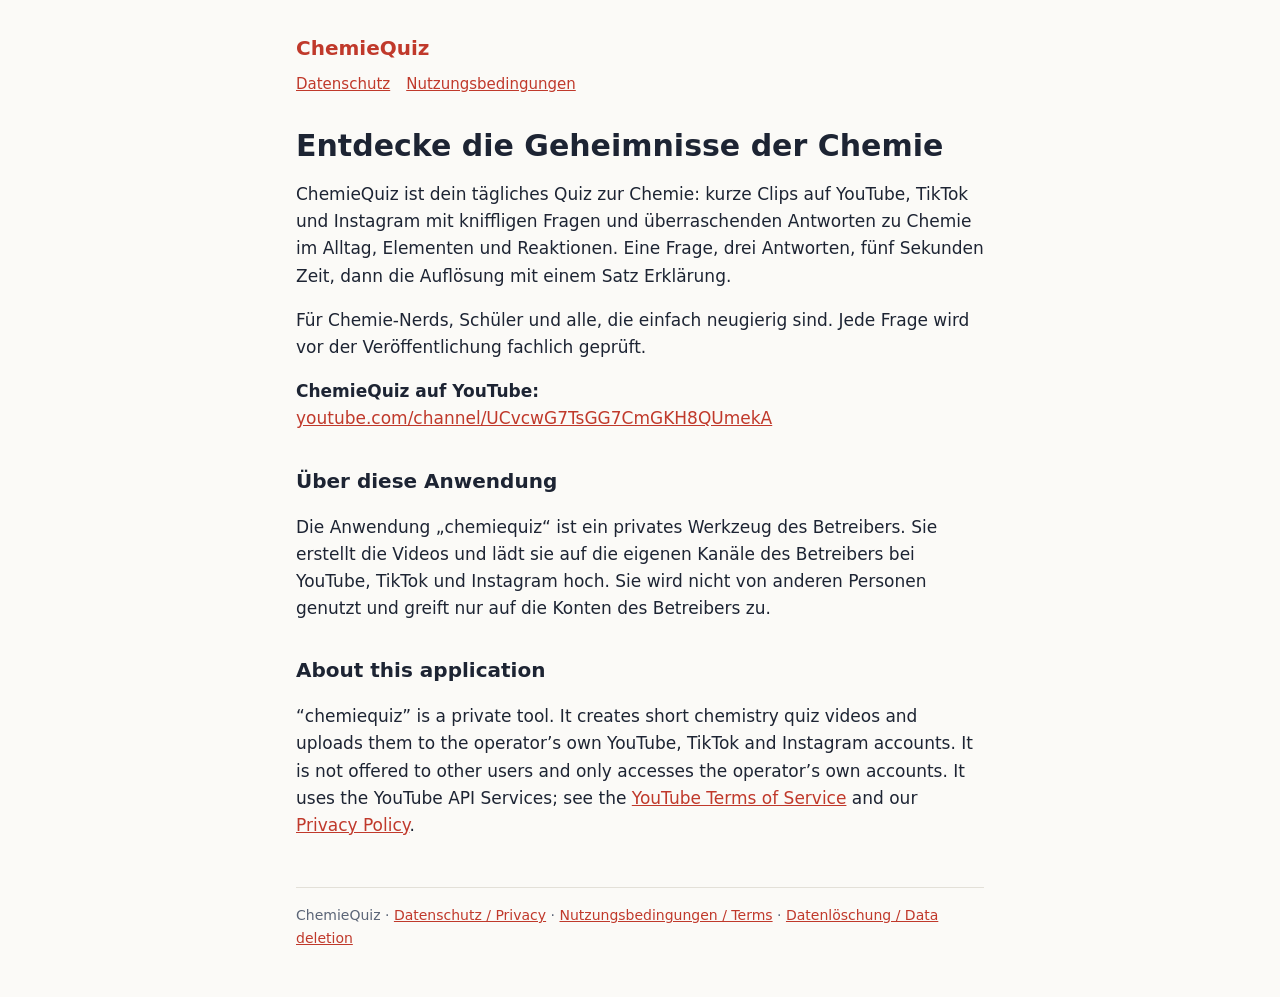
<file: index.html>
<!doctype html>
<html lang="de">
<head>
<meta charset="utf-8">
<meta name="viewport" content="width=device-width, initial-scale=1">
<title>ChemieQuiz</title>
<meta name="description" content="Kurze Chemie-Quizvideos für Schüler und Chemie-Fans.">
<link rel="stylesheet" href="stil.css">
</head>
<body>
<main>
  <header><a href="./">Chemie<span>Quiz</span></a></header>
  <nav><a href="datenschutz.html">Datenschutz</a><a href="nutzungsbedingungen.html">Nutzungsbedingungen</a></nav>

  <h1>Entdecke die Geheimnisse der Chemie</h1>
  <p>ChemieQuiz ist dein tägliches Quiz zur Chemie: kurze Clips auf YouTube, TikTok und Instagram mit
     kniffligen Fragen und überraschenden Antworten zu Chemie im Alltag, Elementen und Reaktionen.
     Eine Frage, drei Antworten, fünf Sekunden Zeit, dann die Auflösung mit einem Satz Erklärung.</p>
  <p>Für Chemie-Nerds, Schüler und alle, die einfach neugierig sind. Jede Frage wird vor der
     Veröffentlichung fachlich geprüft.</p>
  <p><strong>ChemieQuiz auf YouTube:</strong>
     <a href="https://www.youtube.com/channel/UCvcwG7TsGG7CmGKH8QUmekA">youtube.com/channel/UCvcwG7TsGG7CmGKH8QUmekA</a></p>

  <h2>Über diese Anwendung</h2>
  <p>Die Anwendung „chemiequiz“ ist ein privates Werkzeug des Betreibers. Sie erstellt die Videos und lädt sie
     auf die eigenen Kanäle des Betreibers bei YouTube, TikTok und Instagram hoch. Sie wird nicht von anderen
     Personen genutzt und greift nur auf die Konten des Betreibers zu.</p>

  <h2 lang="en">About this application</h2>
  <p lang="en">“chemiequiz” is a private tool. It creates short chemistry quiz videos and uploads them to the
     operator’s own YouTube, TikTok and Instagram accounts. It is not offered to other users and only accesses
     the operator’s own accounts. It uses the YouTube API Services; see the
     <a href="https://www.youtube.com/t/terms">YouTube Terms of Service</a> and our
     <a href="datenschutz.html">Privacy Policy</a>.</p>

  <footer>ChemieQuiz · <a href="datenschutz.html">Datenschutz / Privacy</a> ·
    <a href="nutzungsbedingungen.html">Nutzungsbedingungen / Terms</a> · <a href="datenloeschung.html">Datenlöschung / Data deletion</a></footer>
</main>
</body>
</html>
</file>
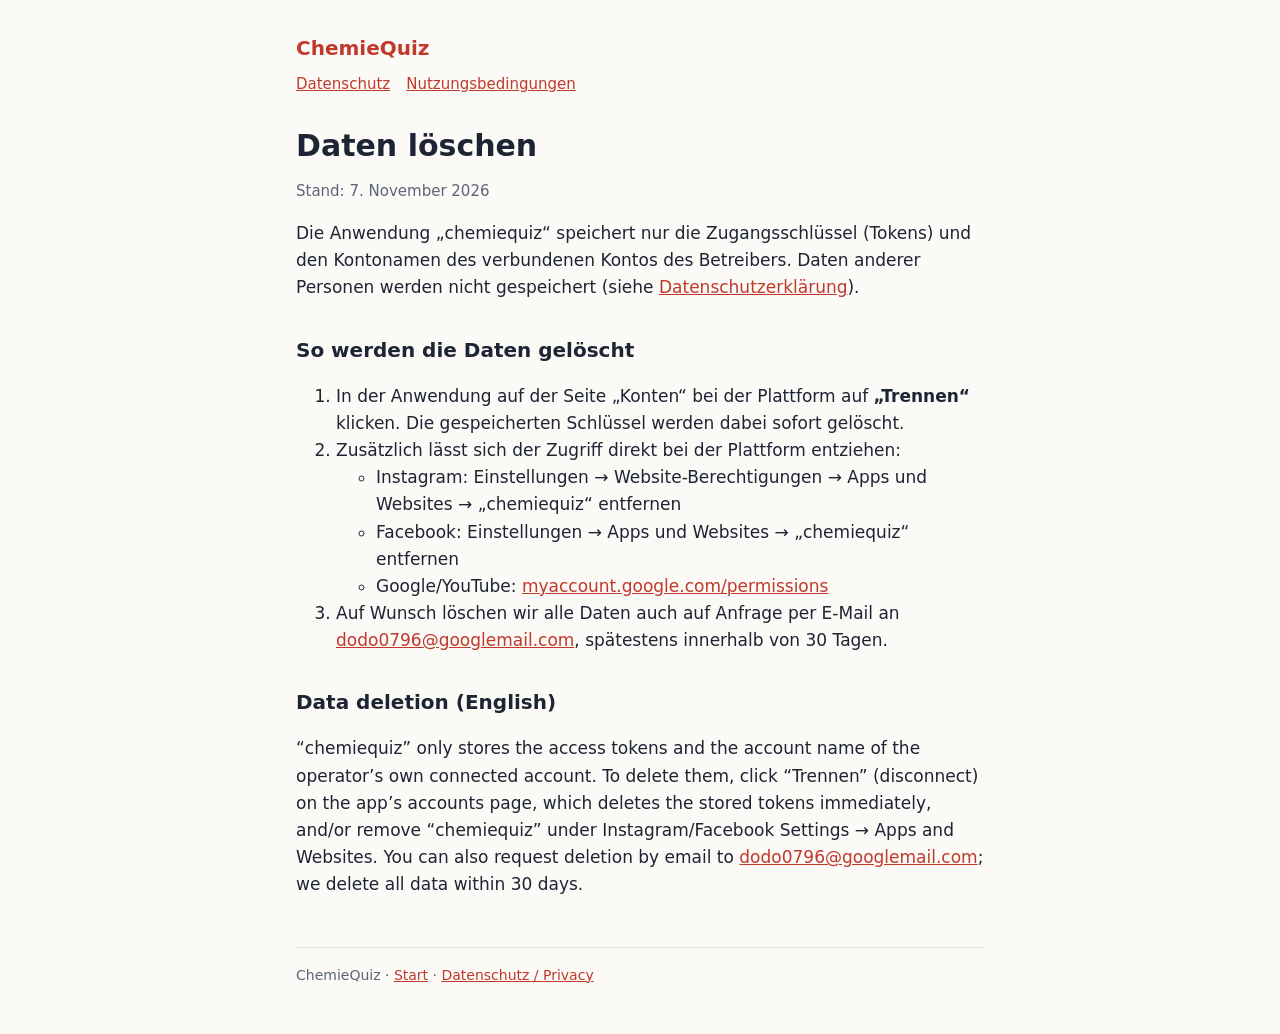
<file: datenloeschung.html>
<!doctype html>
<html lang="de">
<head>
<meta charset="utf-8">
<meta name="viewport" content="width=device-width, initial-scale=1">
<title>Datenlöschung · ChemieQuiz</title>
<link rel="stylesheet" href="stil.css">
</head>
<body>
<main>
  <header><a href="./">Chemie<span>Quiz</span></a></header>
  <nav><a href="datenschutz.html">Datenschutz</a><a href="nutzungsbedingungen.html">Nutzungsbedingungen</a></nav>

  <h1>Daten löschen</h1>
  <p class="leise">Stand: 7. November 2026</p>

  <p>Die Anwendung „chemiequiz“ speichert nur die Zugangsschlüssel (Tokens) und den Kontonamen des
     verbundenen Kontos des Betreibers. Daten anderer Personen werden nicht gespeichert
     (siehe <a href="datenschutz.html">Datenschutzerklärung</a>).</p>

  <h2>So werden die Daten gelöscht</h2>
  <ol>
    <li>In der Anwendung auf der Seite „Konten“ bei der Plattform auf <strong>„Trennen“</strong> klicken.
        Die gespeicherten Schlüssel werden dabei sofort gelöscht.</li>
    <li>Zusätzlich lässt sich der Zugriff direkt bei der Plattform entziehen:
      <ul>
        <li>Instagram: Einstellungen → Website-Berechtigungen → Apps und Websites → „chemiequiz“ entfernen</li>
        <li>Facebook: Einstellungen → Apps und Websites → „chemiequiz“ entfernen</li>
        <li>Google/YouTube: <a href="https://myaccount.google.com/permissions">myaccount.google.com/permissions</a></li>
      </ul>
    </li>
    <li>Auf Wunsch löschen wir alle Daten auch auf Anfrage per E-Mail an
        <a href="mailto:dodo0796@googlemail.com">dodo0796@googlemail.com</a>, spätestens innerhalb von 30 Tagen.</li>
  </ol>

  <h2 lang="en">Data deletion (English)</h2>
  <p lang="en">“chemiequiz” only stores the access tokens and the account name of the operator’s own connected
     account. To delete them, click “Trennen” (disconnect) on the app’s accounts page, which deletes the stored tokens
     immediately, and/or remove “chemiequiz” under Instagram/Facebook Settings → Apps and Websites. You can also request
     deletion by email to <a href="mailto:dodo0796@googlemail.com">dodo0796@googlemail.com</a>; we delete all data
     within 30 days.</p>

  <footer>ChemieQuiz · <a href="./">Start</a> · <a href="datenschutz.html">Datenschutz / Privacy</a></footer>
</main>
</body>
</html>
</file>
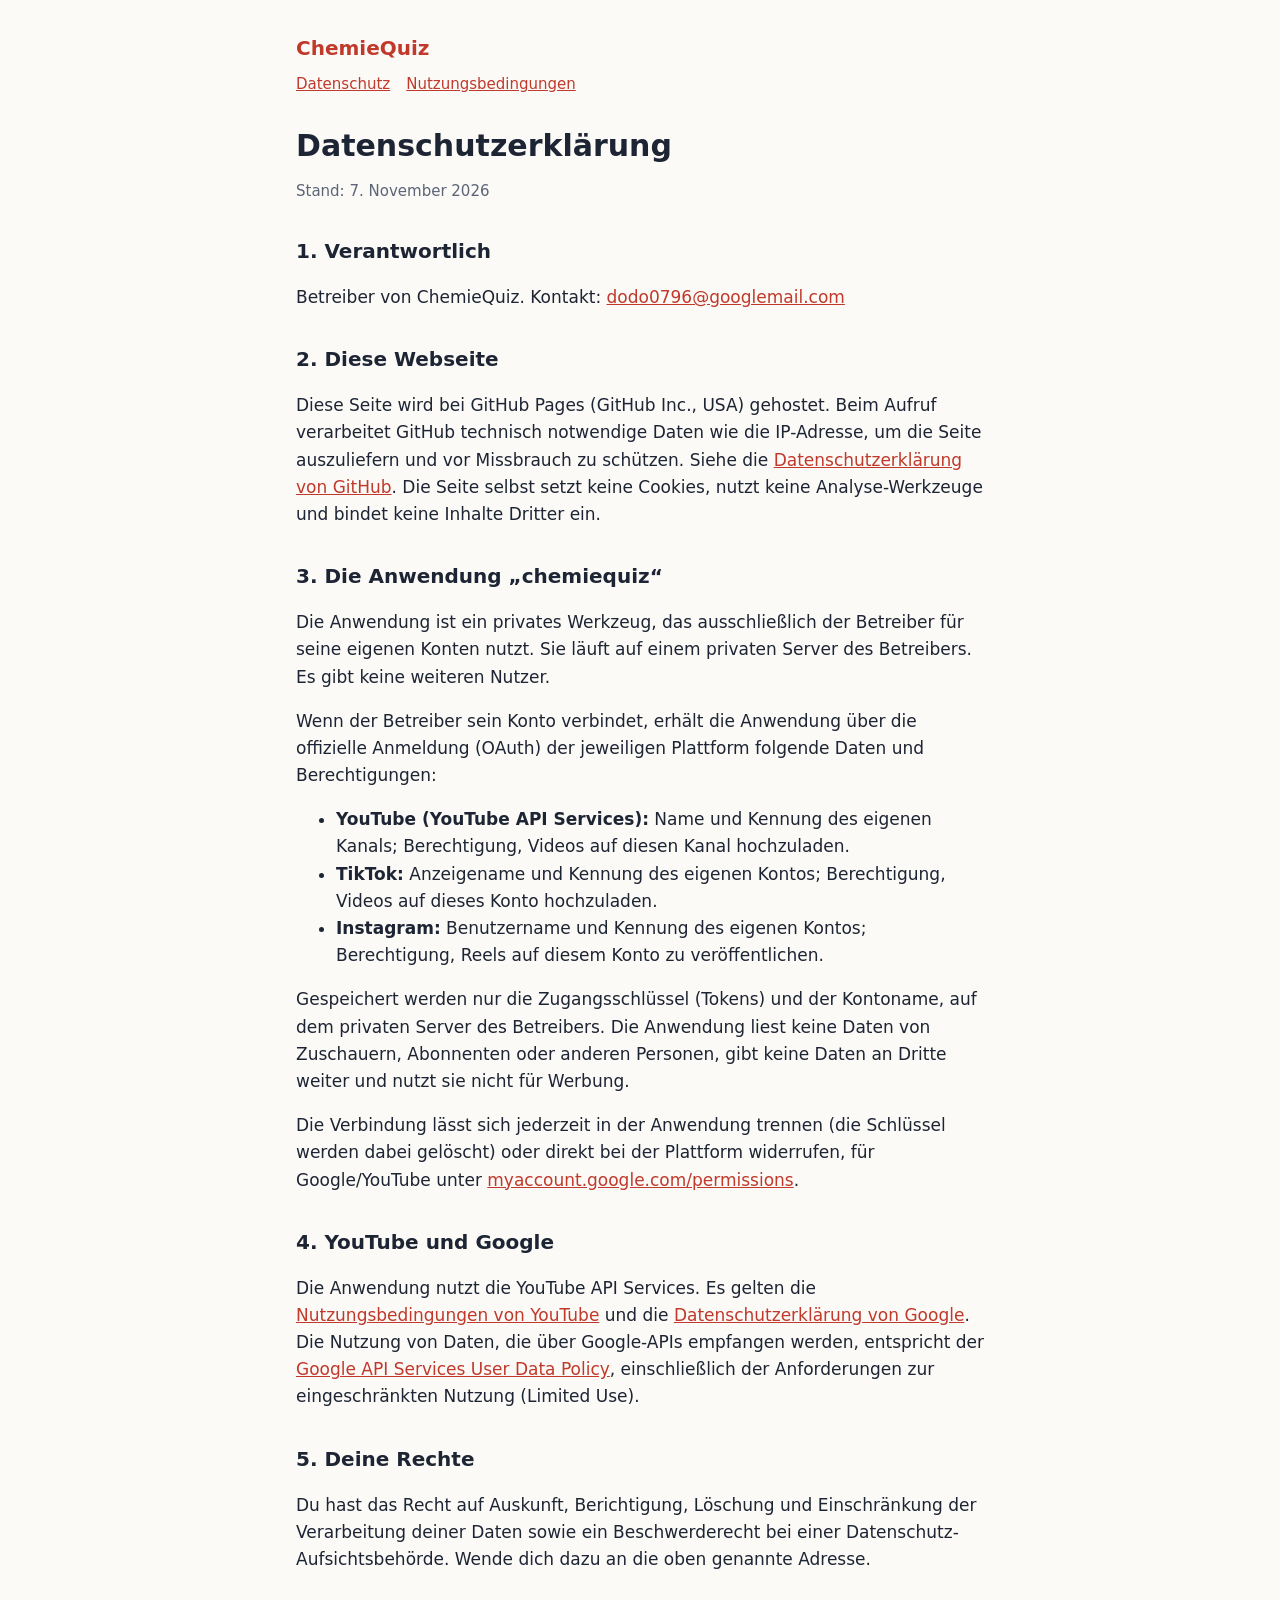
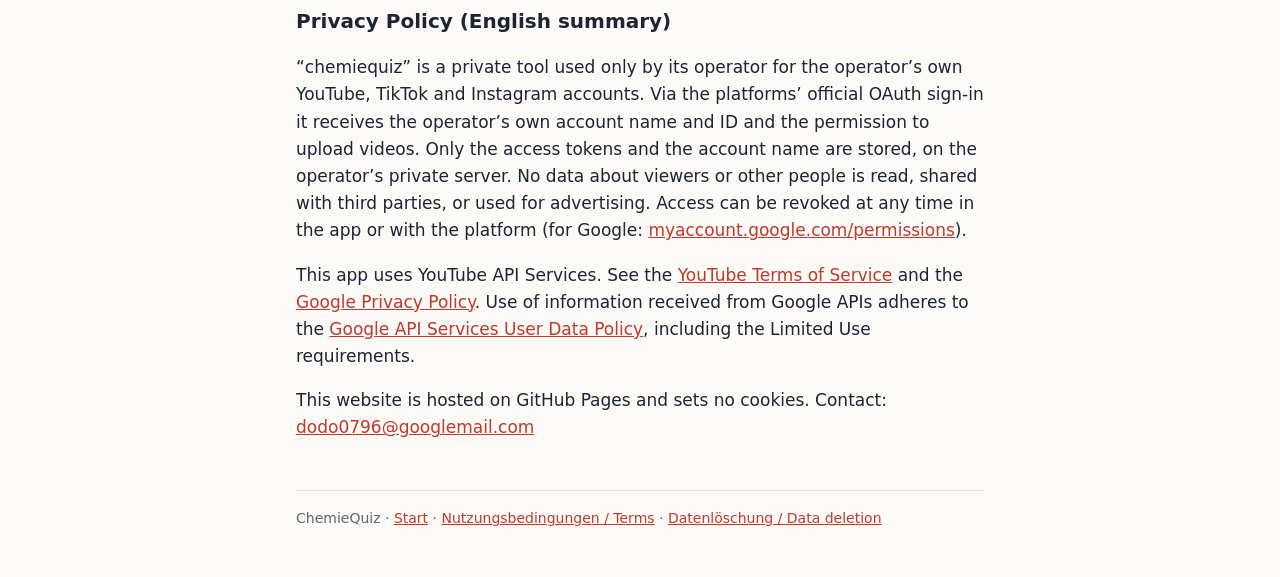
<file: datenschutz.html>
<!doctype html>
<html lang="de">
<head>
<meta charset="utf-8">
<meta name="viewport" content="width=device-width, initial-scale=1">
<title>Datenschutz · ChemieQuiz</title>
<link rel="stylesheet" href="stil.css">
</head>
<body>
<main>
  <header><a href="./">Chemie<span>Quiz</span></a></header>
  <nav><a href="datenschutz.html">Datenschutz</a><a href="nutzungsbedingungen.html">Nutzungsbedingungen</a></nav>

  <h1>Datenschutzerklärung</h1>
  <p class="leise">Stand: 7. November 2026</p>

  <h2>1. Verantwortlich</h2>
  <p>Betreiber von ChemieQuiz. Kontakt: <a href="mailto:dodo0796@googlemail.com">dodo0796@googlemail.com</a></p>

  <h2>2. Diese Webseite</h2>
  <p>Diese Seite wird bei GitHub Pages (GitHub Inc., USA) gehostet. Beim Aufruf verarbeitet GitHub technisch
     notwendige Daten wie die IP-Adresse, um die Seite auszuliefern und vor Missbrauch zu schützen. Siehe die
     <a href="https://docs.github.com/de/site-policy/privacy-policies/github-general-privacy-statement">Datenschutzerklärung von GitHub</a>.
     Die Seite selbst setzt keine Cookies, nutzt keine Analyse-Werkzeuge und bindet keine Inhalte Dritter ein.</p>

  <h2>3. Die Anwendung „chemiequiz“</h2>
  <p>Die Anwendung ist ein privates Werkzeug, das ausschließlich der Betreiber für seine eigenen Konten nutzt.
     Sie läuft auf einem privaten Server des Betreibers. Es gibt keine weiteren Nutzer.</p>
  <p>Wenn der Betreiber sein Konto verbindet, erhält die Anwendung über die offizielle Anmeldung (OAuth) der
     jeweiligen Plattform folgende Daten und Berechtigungen:</p>
  <ul>
    <li><strong>YouTube (YouTube API Services):</strong> Name und Kennung des eigenen Kanals; Berechtigung, Videos
        auf diesen Kanal hochzuladen.</li>
    <li><strong>TikTok:</strong> Anzeigename und Kennung des eigenen Kontos; Berechtigung, Videos auf dieses Konto
        hochzuladen.</li>
    <li><strong>Instagram:</strong> Benutzername und Kennung des eigenen Kontos; Berechtigung, Reels auf diesem
        Konto zu veröffentlichen.</li>
  </ul>
  <p>Gespeichert werden nur die Zugangsschlüssel (Tokens) und der Kontoname, auf dem privaten Server des
     Betreibers. Die Anwendung liest keine Daten von Zuschauern, Abonnenten oder anderen Personen, gibt keine
     Daten an Dritte weiter und nutzt sie nicht für Werbung.</p>
  <p>Die Verbindung lässt sich jederzeit in der Anwendung trennen (die Schlüssel werden dabei gelöscht) oder
     direkt bei der Plattform widerrufen, für Google/YouTube unter
     <a href="https://myaccount.google.com/permissions">myaccount.google.com/permissions</a>.</p>

  <h2>4. YouTube und Google</h2>
  <p>Die Anwendung nutzt die YouTube API Services. Es gelten die
     <a href="https://www.youtube.com/t/terms">Nutzungsbedingungen von YouTube</a> und die
     <a href="https://policies.google.com/privacy">Datenschutzerklärung von Google</a>.
     Die Nutzung von Daten, die über Google-APIs empfangen werden, entspricht der
     <a href="https://developers.google.com/terms/api-services-user-data-policy">Google API Services User Data Policy</a>,
     einschließlich der Anforderungen zur eingeschränkten Nutzung (Limited Use).</p>

  <h2>5. Deine Rechte</h2>
  <p>Du hast das Recht auf Auskunft, Berichtigung, Löschung und Einschränkung der Verarbeitung deiner Daten sowie
     ein Beschwerderecht bei einer Datenschutz-Aufsichtsbehörde. Wende dich dazu an die oben genannte Adresse.</p>

  <h2 lang="en">Privacy Policy (English summary)</h2>
  <div lang="en">
    <p>“chemiequiz” is a private tool used only by its operator for the operator’s own YouTube, TikTok and Instagram
       accounts. Via the platforms’ official OAuth sign-in it receives the operator’s own account name and ID and the
       permission to upload videos. Only the access tokens and the account name are stored, on the operator’s private
       server. No data about viewers or other people is read, shared with third parties, or used for advertising.
       Access can be revoked at any time in the app or with the platform (for Google:
       <a href="https://myaccount.google.com/permissions">myaccount.google.com/permissions</a>).</p>
    <p>This app uses YouTube API Services. See the <a href="https://www.youtube.com/t/terms">YouTube Terms of Service</a>
       and the <a href="https://policies.google.com/privacy">Google Privacy Policy</a>. Use of information received from
       Google APIs adheres to the <a href="https://developers.google.com/terms/api-services-user-data-policy">Google API
       Services User Data Policy</a>, including the Limited Use requirements.</p>
    <p>This website is hosted on GitHub Pages and sets no cookies. Contact: <a href="mailto:dodo0796@googlemail.com">dodo0796@googlemail.com</a></p>
  </div>

  <footer>ChemieQuiz · <a href="./">Start</a> · <a href="nutzungsbedingungen.html">Nutzungsbedingungen / Terms</a> · <a href="datenloeschung.html">Datenlöschung / Data deletion</a></footer>
</main>
</body>
</html>
</file>
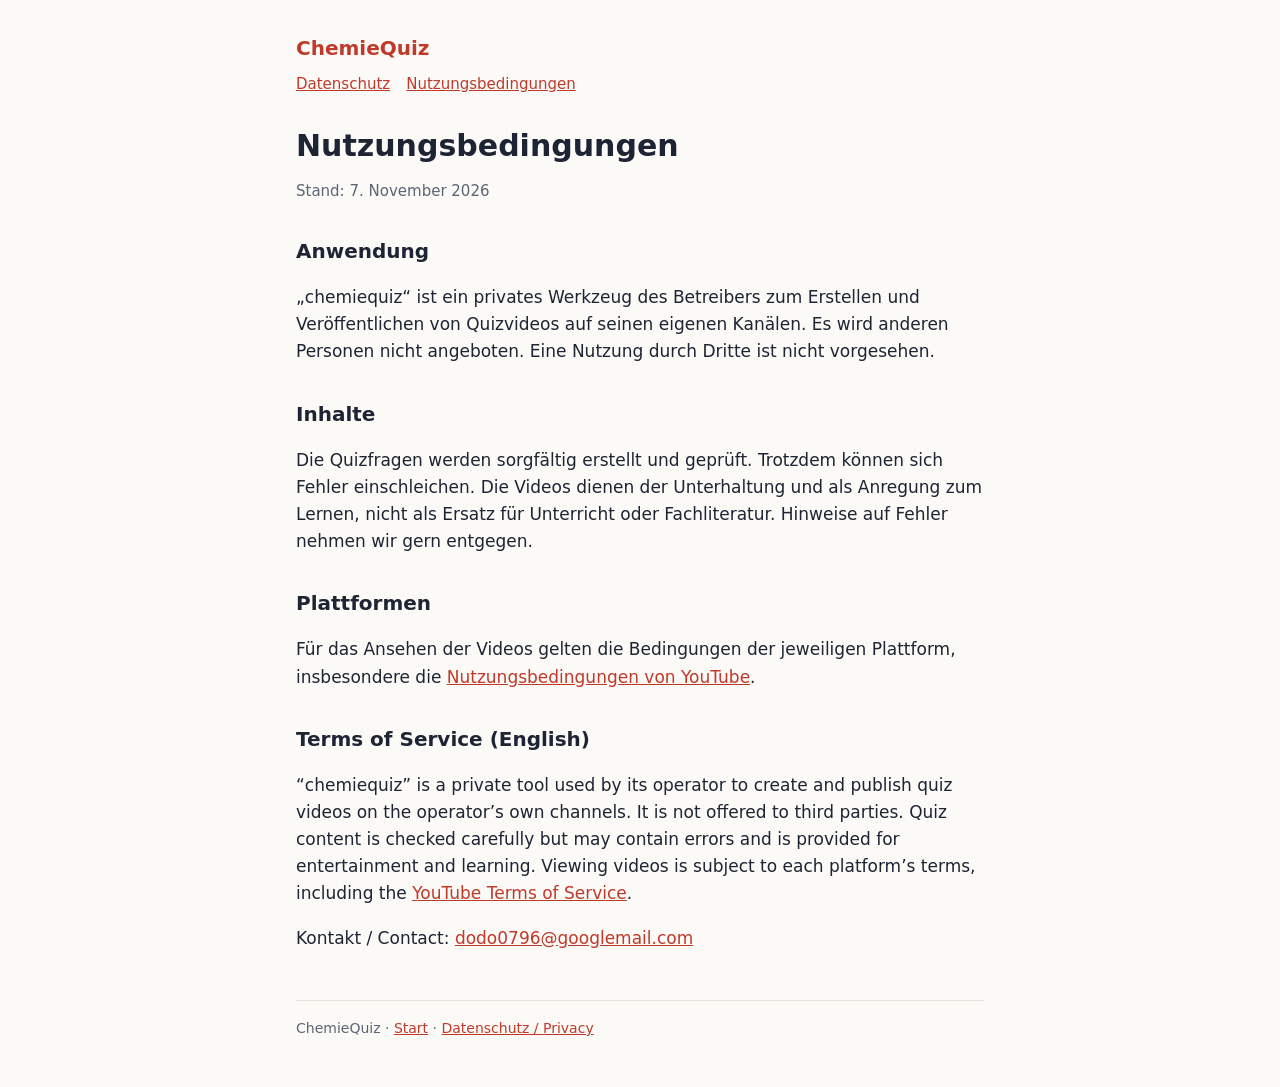
<file: nutzungsbedingungen.html>
<!doctype html>
<html lang="de">
<head>
<meta charset="utf-8">
<meta name="viewport" content="width=device-width, initial-scale=1">
<title>Nutzungsbedingungen · ChemieQuiz</title>
<link rel="stylesheet" href="stil.css">
</head>
<body>
<main>
  <header><a href="./">Chemie<span>Quiz</span></a></header>
  <nav><a href="datenschutz.html">Datenschutz</a><a href="nutzungsbedingungen.html">Nutzungsbedingungen</a></nav>

  <h1>Nutzungsbedingungen</h1>
  <p class="leise">Stand: 7. November 2026</p>

  <h2>Anwendung</h2>
  <p>„chemiequiz“ ist ein privates Werkzeug des Betreibers zum Erstellen und Veröffentlichen von Quizvideos auf
     seinen eigenen Kanälen. Es wird anderen Personen nicht angeboten. Eine Nutzung durch Dritte ist nicht vorgesehen.</p>

  <h2>Inhalte</h2>
  <p>Die Quizfragen werden sorgfältig erstellt und geprüft. Trotzdem können sich Fehler einschleichen. Die Videos
     dienen der Unterhaltung und als Anregung zum Lernen, nicht als Ersatz für Unterricht oder Fachliteratur.
     Hinweise auf Fehler nehmen wir gern entgegen.</p>

  <h2>Plattformen</h2>
  <p>Für das Ansehen der Videos gelten die Bedingungen der jeweiligen Plattform, insbesondere die
     <a href="https://www.youtube.com/t/terms">Nutzungsbedingungen von YouTube</a>.</p>

  <h2 lang="en">Terms of Service (English)</h2>
  <p lang="en">“chemiequiz” is a private tool used by its operator to create and publish quiz videos on the
     operator’s own channels. It is not offered to third parties. Quiz content is checked carefully but may contain
     errors and is provided for entertainment and learning. Viewing videos is subject to each platform’s terms,
     including the <a href="https://www.youtube.com/t/terms">YouTube Terms of Service</a>.</p>

  <p>Kontakt / Contact: <a href="mailto:dodo0796@googlemail.com">dodo0796@googlemail.com</a></p>

  <footer>ChemieQuiz · <a href="./">Start</a> · <a href="datenschutz.html">Datenschutz / Privacy</a></footer>
</main>
</body>
</html>
</file>
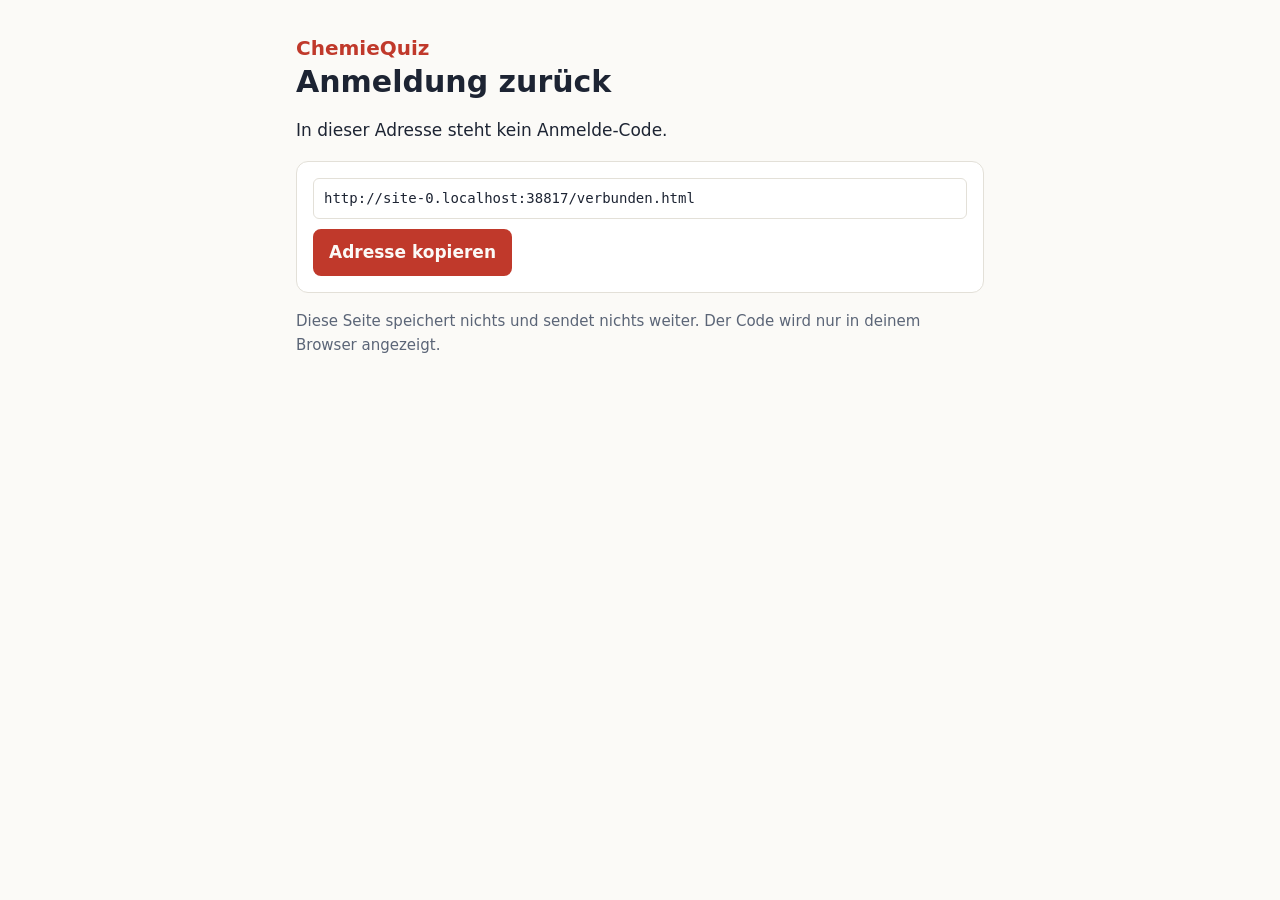
<file: verbunden.html>
<!doctype html>
<html lang="de">
<head>
<meta charset="utf-8">
<meta name="viewport" content="width=device-width, initial-scale=1">
<meta name="robots" content="noindex">
<meta name="referrer" content="no-referrer">
<title>Anmeldung · ChemieQuiz</title>
<link rel="stylesheet" href="stil.css">
</head>
<body>
<main>
  <header><a href="./">Chemie<span>Quiz</span></a></header>
  <h1 id="titel">Anmeldung zurück</h1>
  <p id="text">Kopiere diese Adresse und füge sie auf der Konten-Seite der Quiz-Fabrik ein.
     Der Code darin gilt nur wenige Minuten.</p>
  <div class="karte">
    <code id="adresse"></code>
    <button id="kopieren" type="button">Adresse kopieren</button>
    <span id="ok" class="leise"></span>
  </div>
  <p class="leise">Diese Seite speichert nichts und sendet nichts weiter. Der Code wird nur in deinem Browser angezeigt.</p>
</main>
<script>
  // Nur anzeigen, nichts senden. Der Code geht ausschließlich per Kopieren an die eigene Quiz-Fabrik.
  const adresse = location.href;
  const q = new URLSearchParams(location.search);
  document.getElementById("adresse").textContent = adresse;
  if (q.get("error")) {
    document.getElementById("titel").textContent = "Anmeldung abgebrochen";
    document.getElementById("text").textContent = "Die Plattform meldet: " + (q.get("error_description") || q.get("error"));
  } else if (!q.get("code")) {
    document.getElementById("text").textContent = "In dieser Adresse steht kein Anmelde-Code.";
  }
  document.getElementById("kopieren").addEventListener("click", async () => {
    try { await navigator.clipboard.writeText(adresse); document.getElementById("ok").textContent = " Kopiert."; }
    catch (e) { getSelection().selectAllChildren(document.getElementById("adresse")); }
  });
</script>
</body>
</html>
</file>
<file: stil.css>
:root { --bg: #fbfaf7; --text: #1d2433; --leise: #5b6577; --akzent: #c0392b; --rand: #e3e0d8; --karte: #ffffff; }
@media (prefers-color-scheme: dark) {
  :root { --bg: #0e1726; --text: #f3f5f9; --leise: #9aa8bf; --akzent: #ffd23f; --rand: #2a3b5a; --karte: #16233a; }
}
* { box-sizing: border-box; }
body { margin: 0; background: var(--bg); color: var(--text);
       font: 17px/1.6 system-ui, -apple-system, "Segoe UI", Roboto, sans-serif; }
main { max-width: 720px; margin: 0 auto; padding: 32px 16px 48px; }
header a { color: var(--text); text-decoration: none; font-weight: 800; font-size: 20px; }
header a span { color: var(--akzent); }
nav { display: flex; gap: 16px; flex-wrap: wrap; margin: 8px 0 32px; font-size: 15px; }
nav a, main a { color: var(--akzent); }
h1 { font-size: 30px; line-height: 1.2; margin: 0 0 12px; }
h2 { font-size: 20px; margin: 32px 0 8px; }
.leise { color: var(--leise); font-size: 15px; }
.karte { background: var(--karte); border: 1px solid var(--rand); border-radius: 12px; padding: 16px; margin: 16px 0; }
code { background: var(--karte); border: 1px solid var(--rand); border-radius: 6px; padding: 8px 10px; display: block;
       word-break: break-all; font-size: 14px; }
button { font: inherit; font-weight: 700; background: var(--akzent); color: var(--bg); border: 0; border-radius: 8px;
         padding: 10px 16px; cursor: pointer; margin-top: 10px; }
footer { margin-top: 48px; border-top: 1px solid var(--rand); padding-top: 16px; font-size: 14px; color: var(--leise); }
</file>
